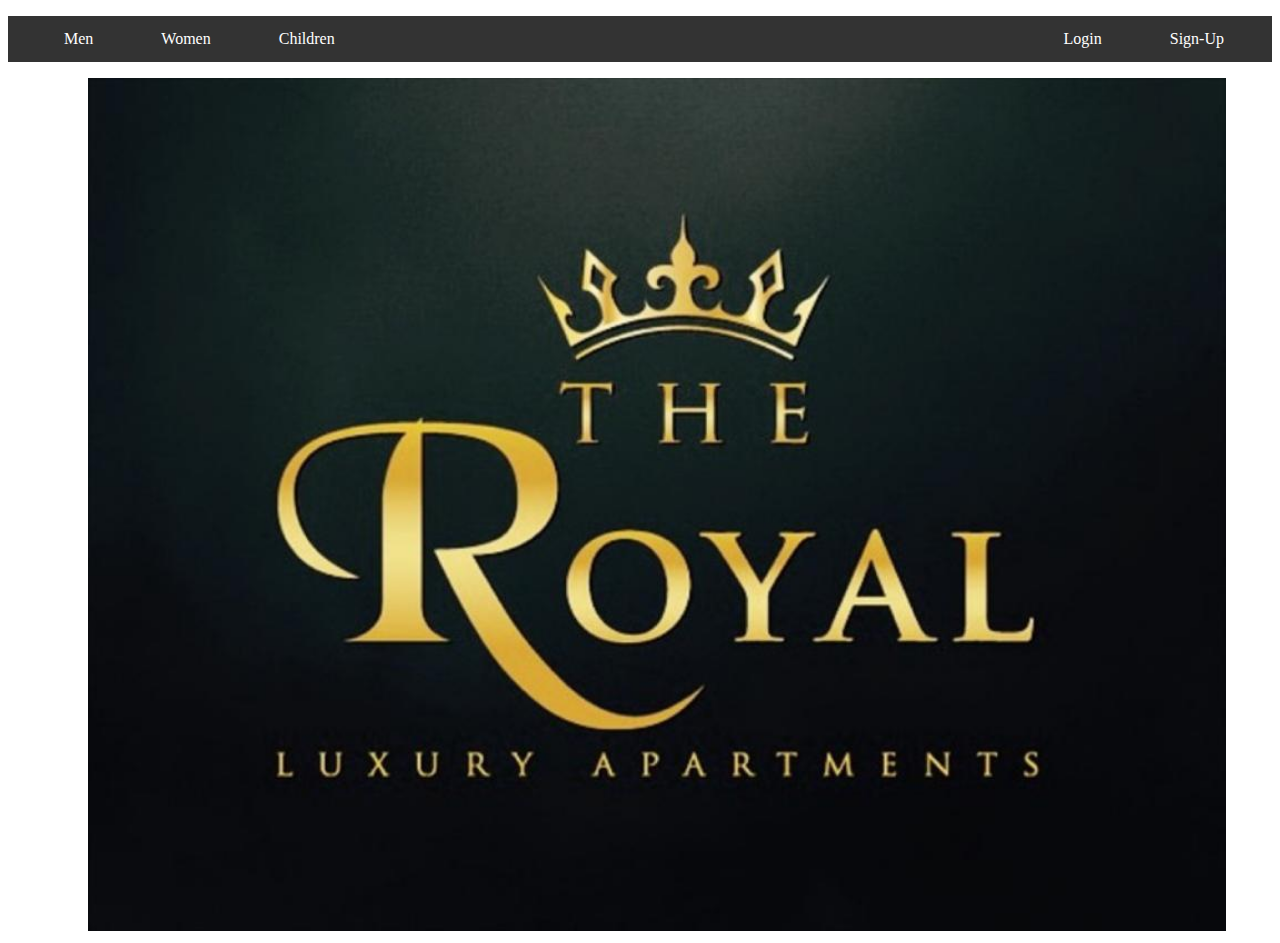
<file: index.html>
<!DOCTYPE html>
<html lang="en" dir="ltr">

<head>
  <meta charset="utf-8">
  <title>Rajwada Task</title>
  <link rel="stylesheet" href="style.css">
</head>

<body>
  <ul>
    <div class="left">
      <li><a href="men.html">Men</a></li>
      <li><a href="women.html">Women</a></li>
      <li><a href="children.html">Children</a></li>
    </div>
    <div class="right">
      <li><a href="login.html">Login</a></li>
      <li><a href="signup.html">Sign-Up</a></li>
    </div>
    </ul>
    <img src="assets/main.jpg" alt="">
</body>

</html>
</file>
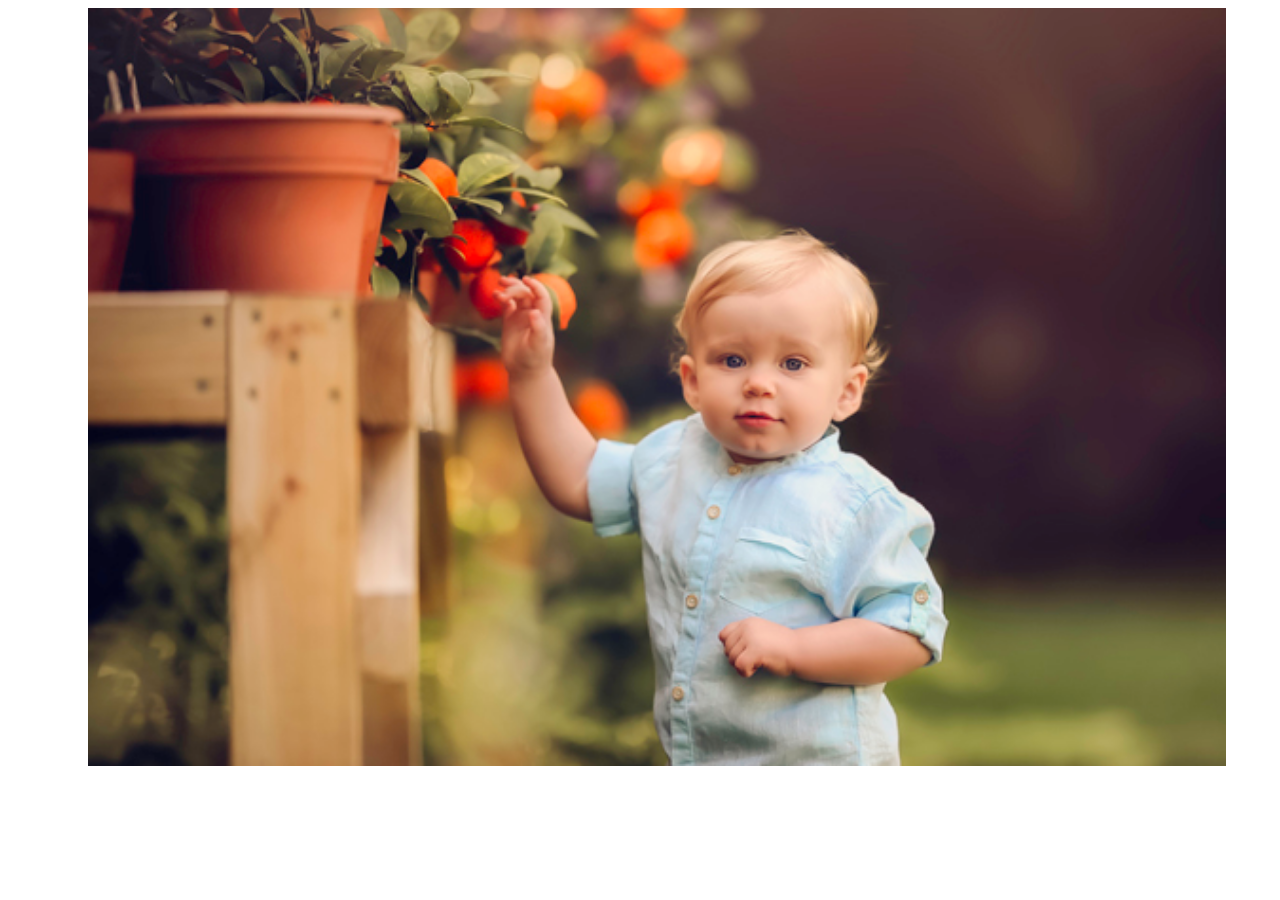
<file: children.html>
<!DOCTYPE html>
<html lang="en" dir="ltr">
  <head>
    <meta charset="utf-8">
    <title>Children</title>
    <link rel="stylesheet" href="style.css">

  </head>
  <body>
    <img src="assets/child.jpg" alt="">
  </body>
</html>
</file>
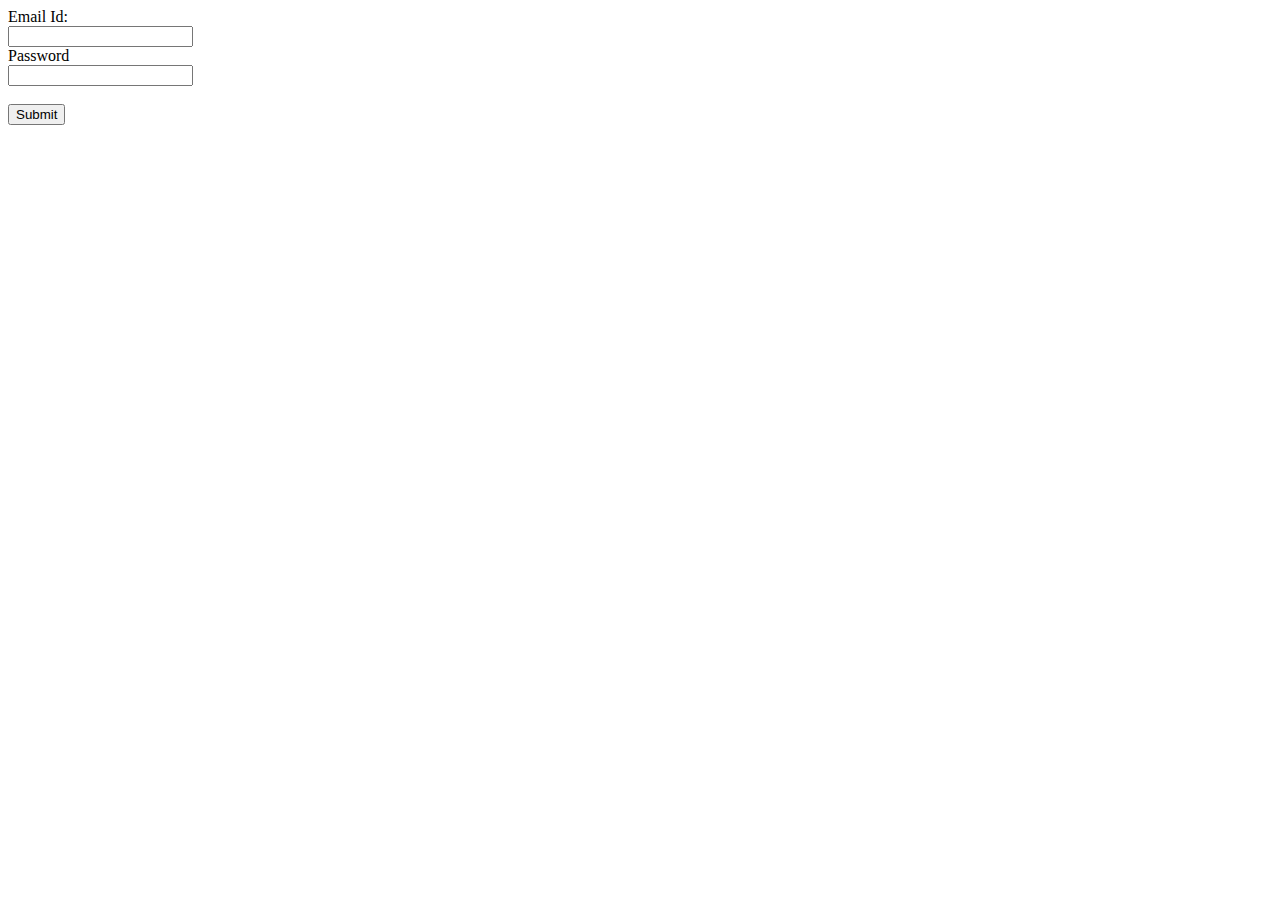
<file: login.html>
<!DOCTYPE html>
<html lang="en" dir="ltr">

<head>
  <meta charset="utf-8">
  <title>Login</title>
</head>

<body>
  <form action="index.html">
    <label>Email Id:</label><br>
    <input type="text"><br>
    <label>Password</label><br>
    <input type="text"><br><br>
    <input type="submit" value="Submit">
  </form>
</body>

</html>
</file>
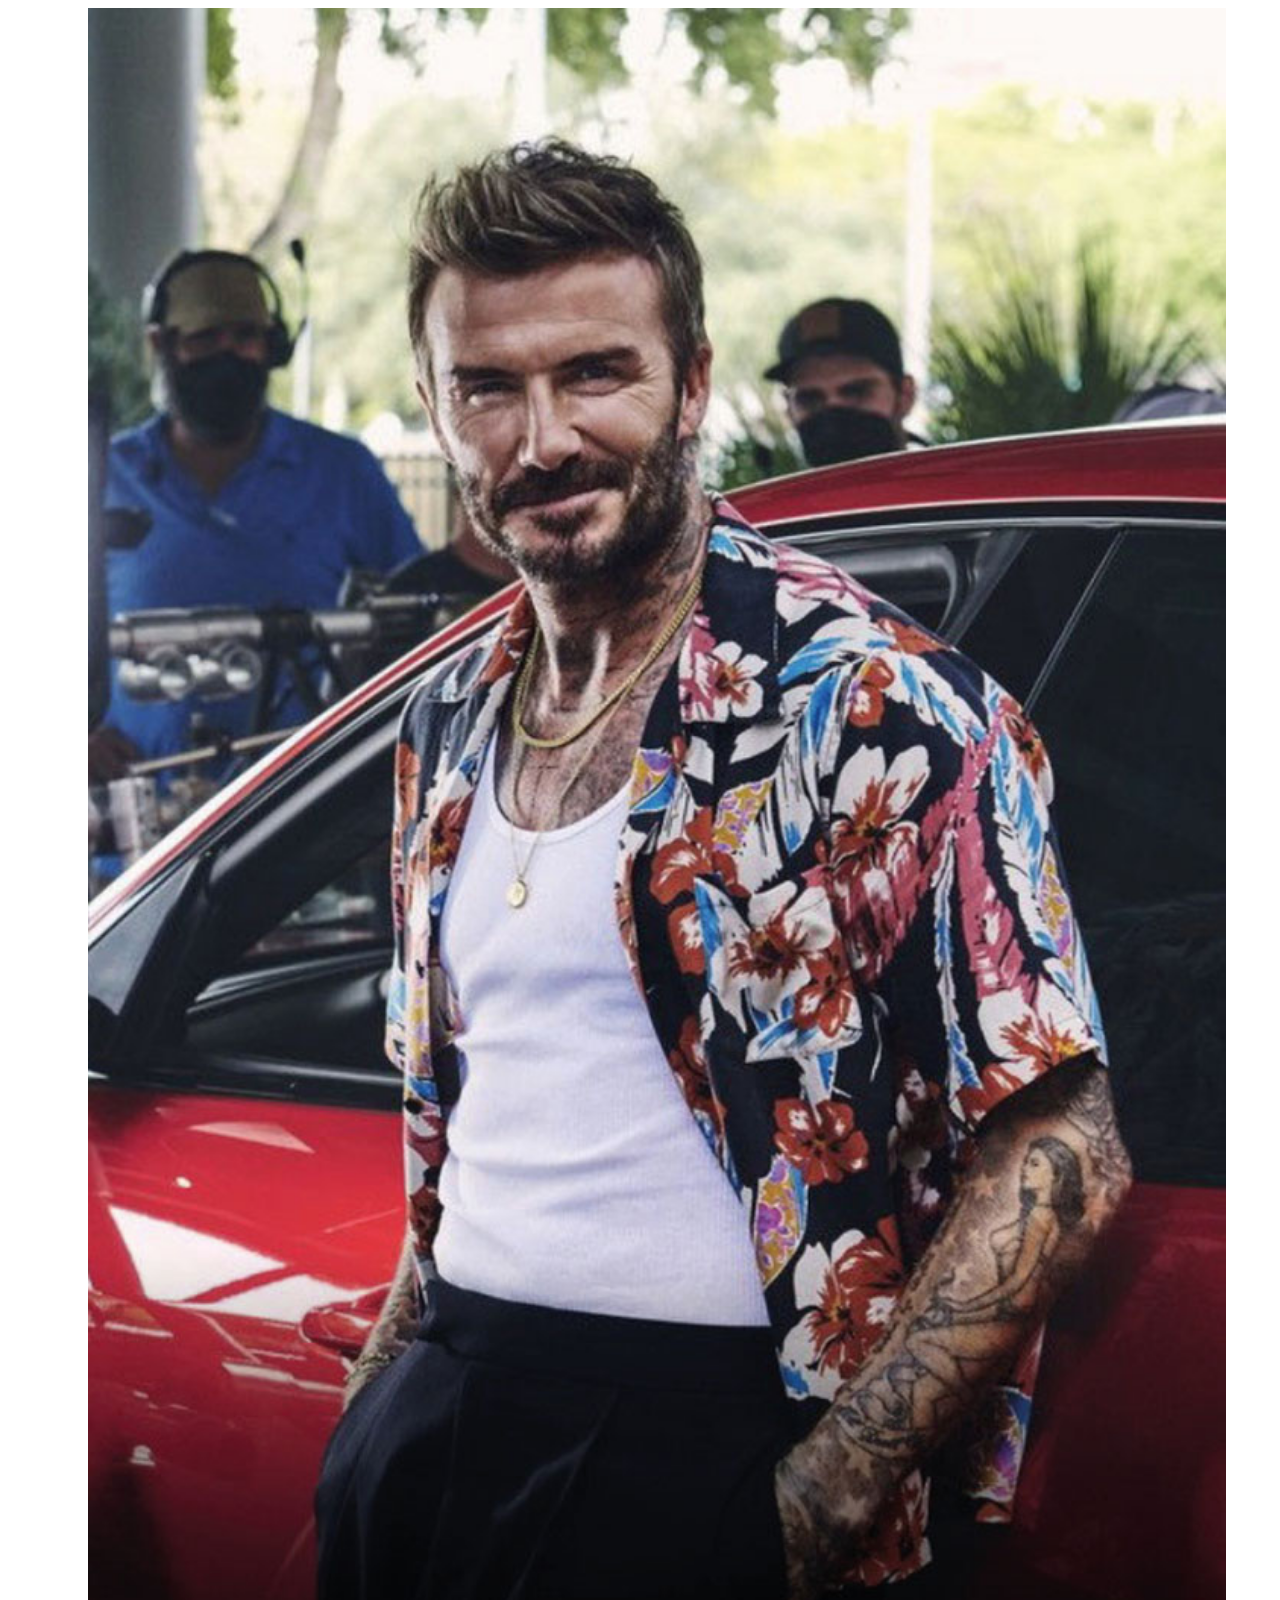
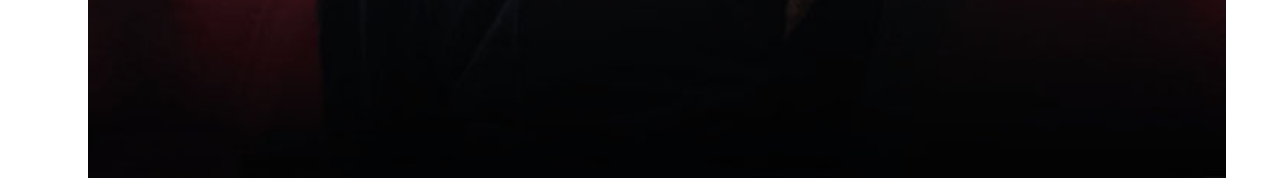
<file: men.html>
<!DOCTYPE html>
<html lang="en" dir="ltr">
  <head>
    <meta charset="utf-8">
    <title>Men</title>
    <link rel="stylesheet" href="style.css">
  </head>
  <body>
    <img src="assets/men.jpg" alt="">
  </body>
</html>
</file>
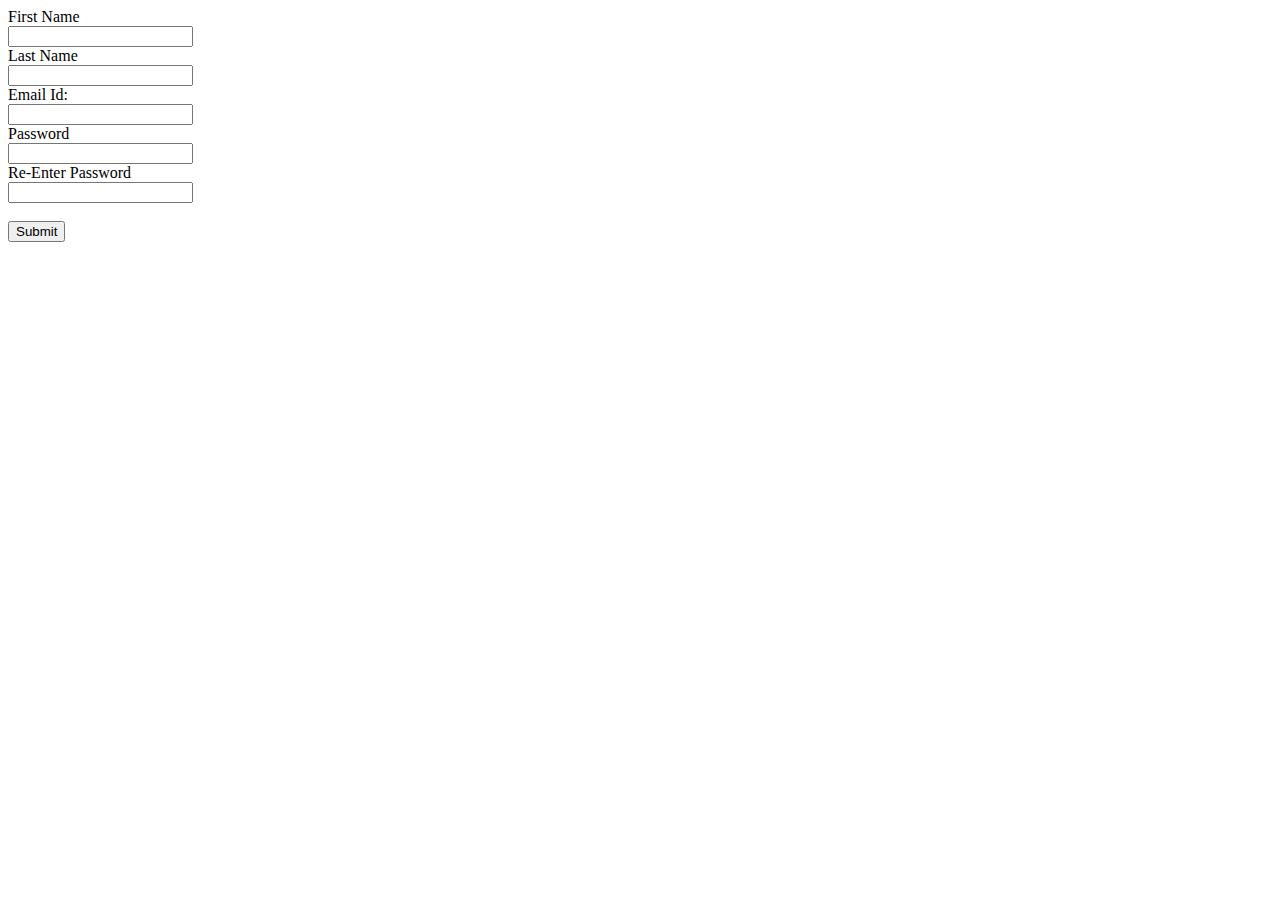
<file: signup.html>
<!DOCTYPE html>
<html lang="en" dir="ltr">
  <head>
    <meta charset="utf-8">
    <title>Sign Up</title>
  </head>
  <body>
    <form action="index.html">
      <label>First Name</label><br>
      <input type="text"><br>
      <label>Last Name</label><br>
      <input type="text"><br>
      <label>Email Id:</label><br>
      <input type="text"><br>
      <label>Password</label><br>
      <input type="text"><br>
      <label>Re-Enter Password</label><br>
      <input type="text"><br><br>
      <input type="submit" value="Submit">
    </form>
  </body>
</html>
</file>
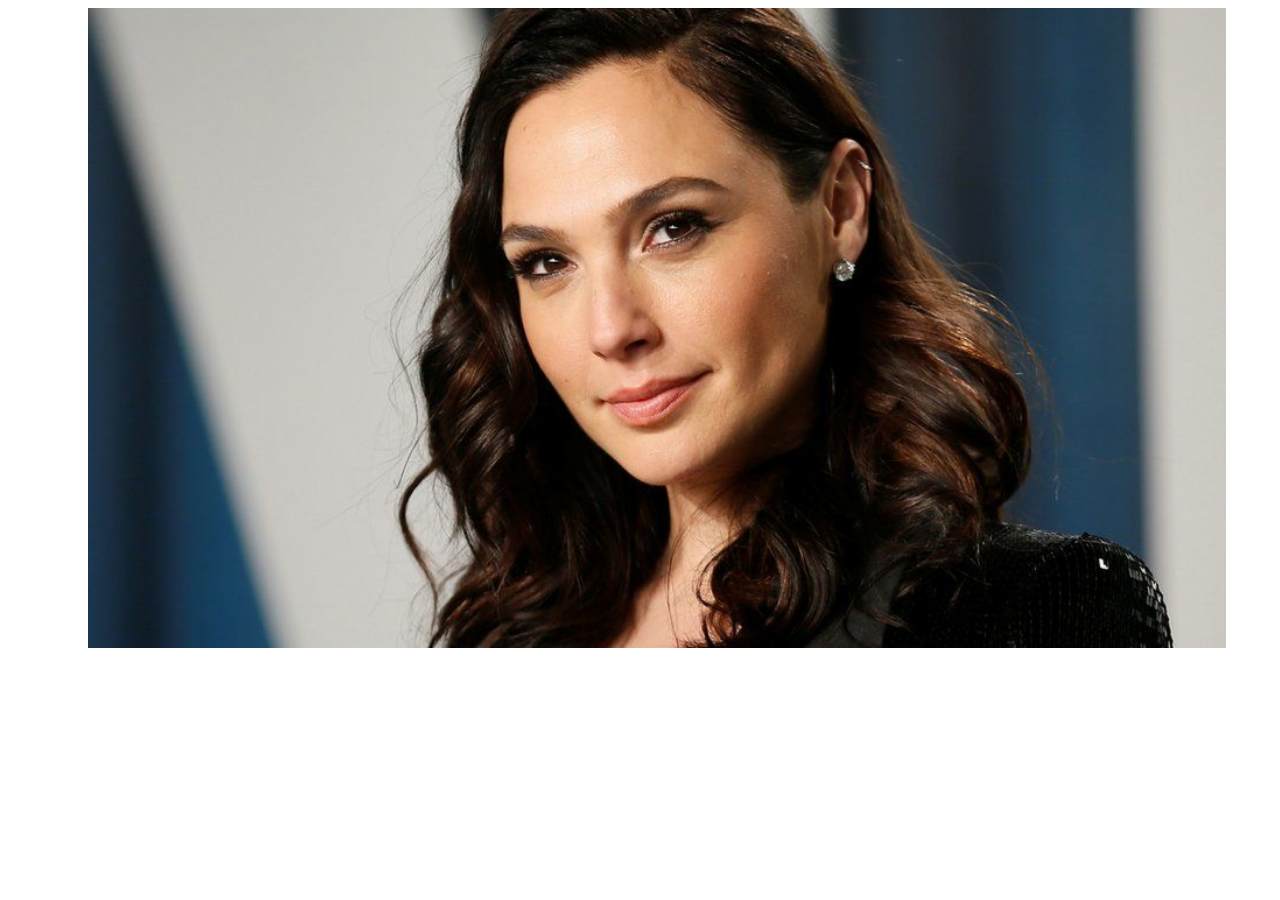
<file: women.html>
<!DOCTYPE html>
<html lang="en" dir="ltr">
  <head>
    <meta charset="utf-8">
    <title>Women</title>
    <link rel="stylesheet" href="style.css">
  </head>
  <body>
    <img src="assets/women.jpg" alt="">
  </body>
</html>
</file>
<file: style.css>
ul {
  overflow: hidden;
  background-color: #333;
}

li {
  display: inline-block;
  padding-right:2rem;
}

.left{
  float: left;
  display: inline-block;
}

.right{
  float: right;
  display: inline-block;
}

li a {
  display: block;
  color: white;
  text-align: center;
  padding: 14px 16px;
  text-decoration: none;
}

li a:hover {
  background-color: #111;
}

img{
  margin-left: 5rem;
  width: 90%;
}
</file>
